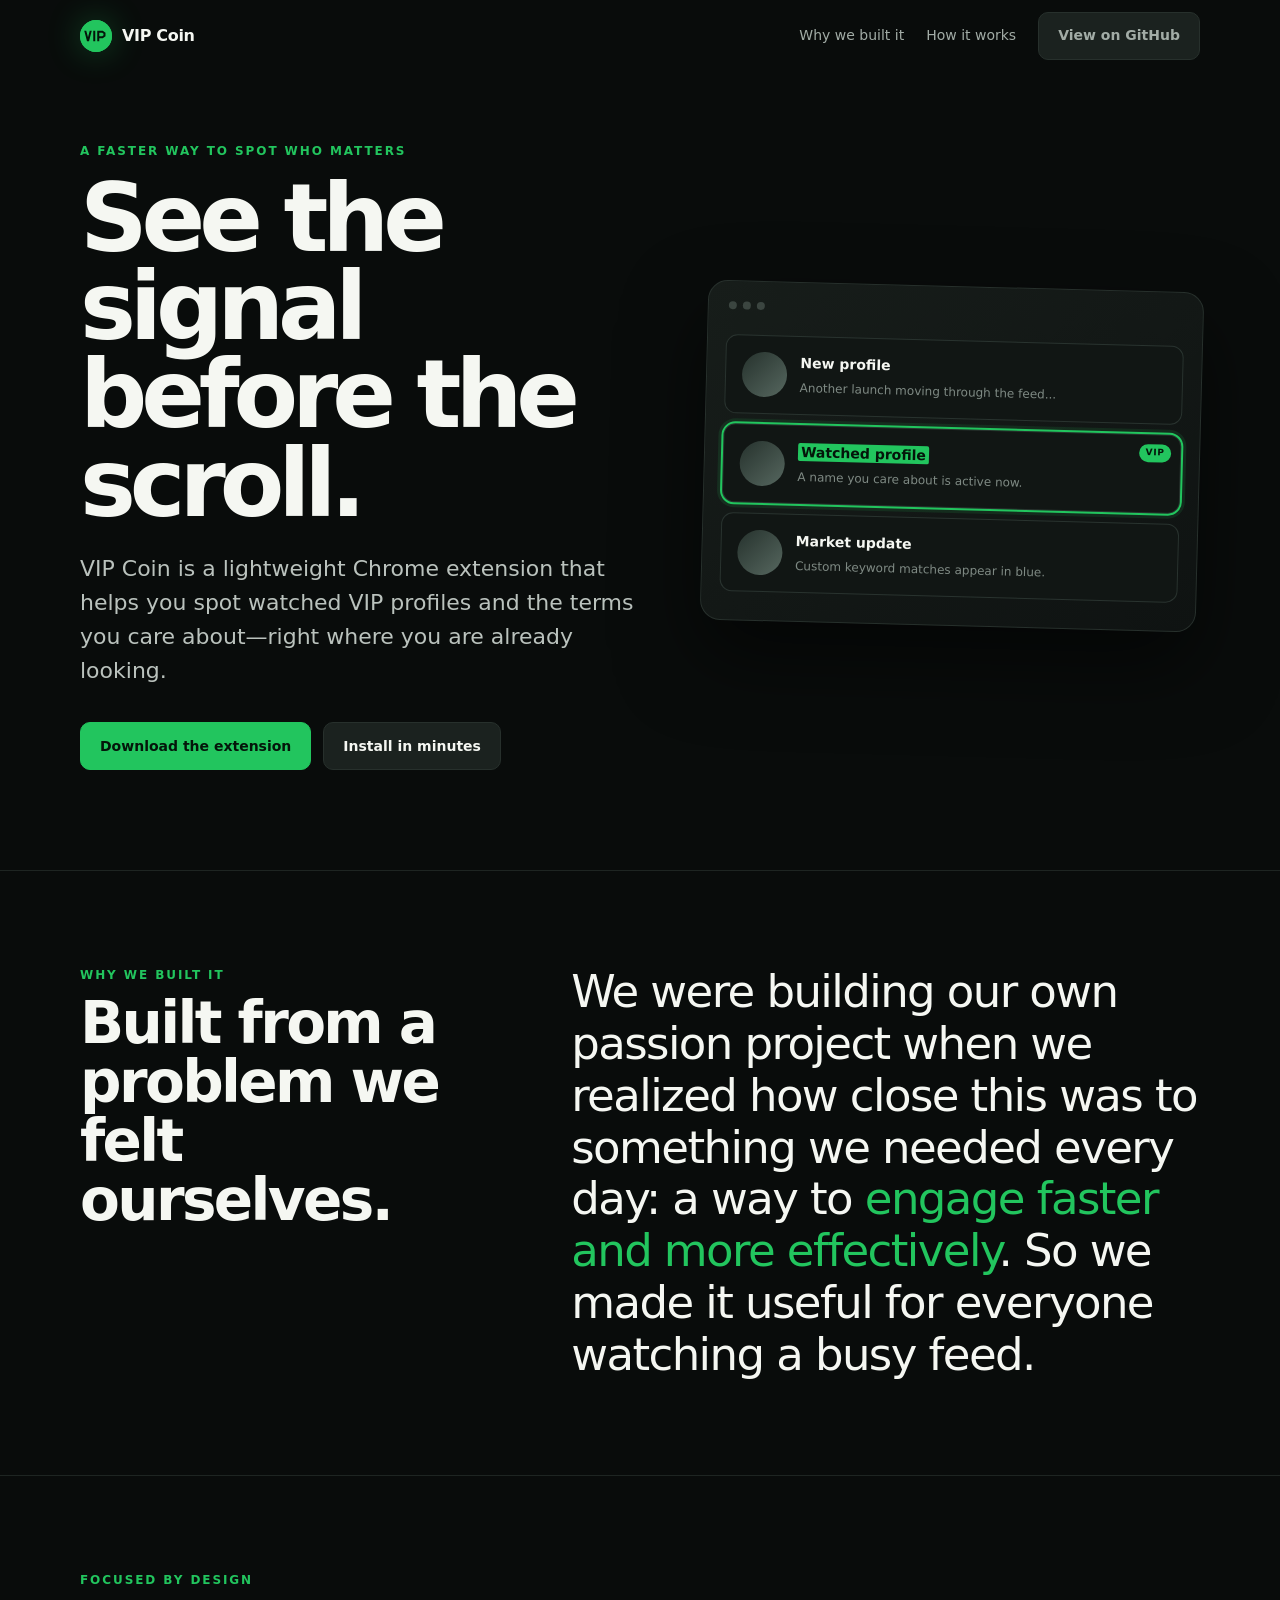
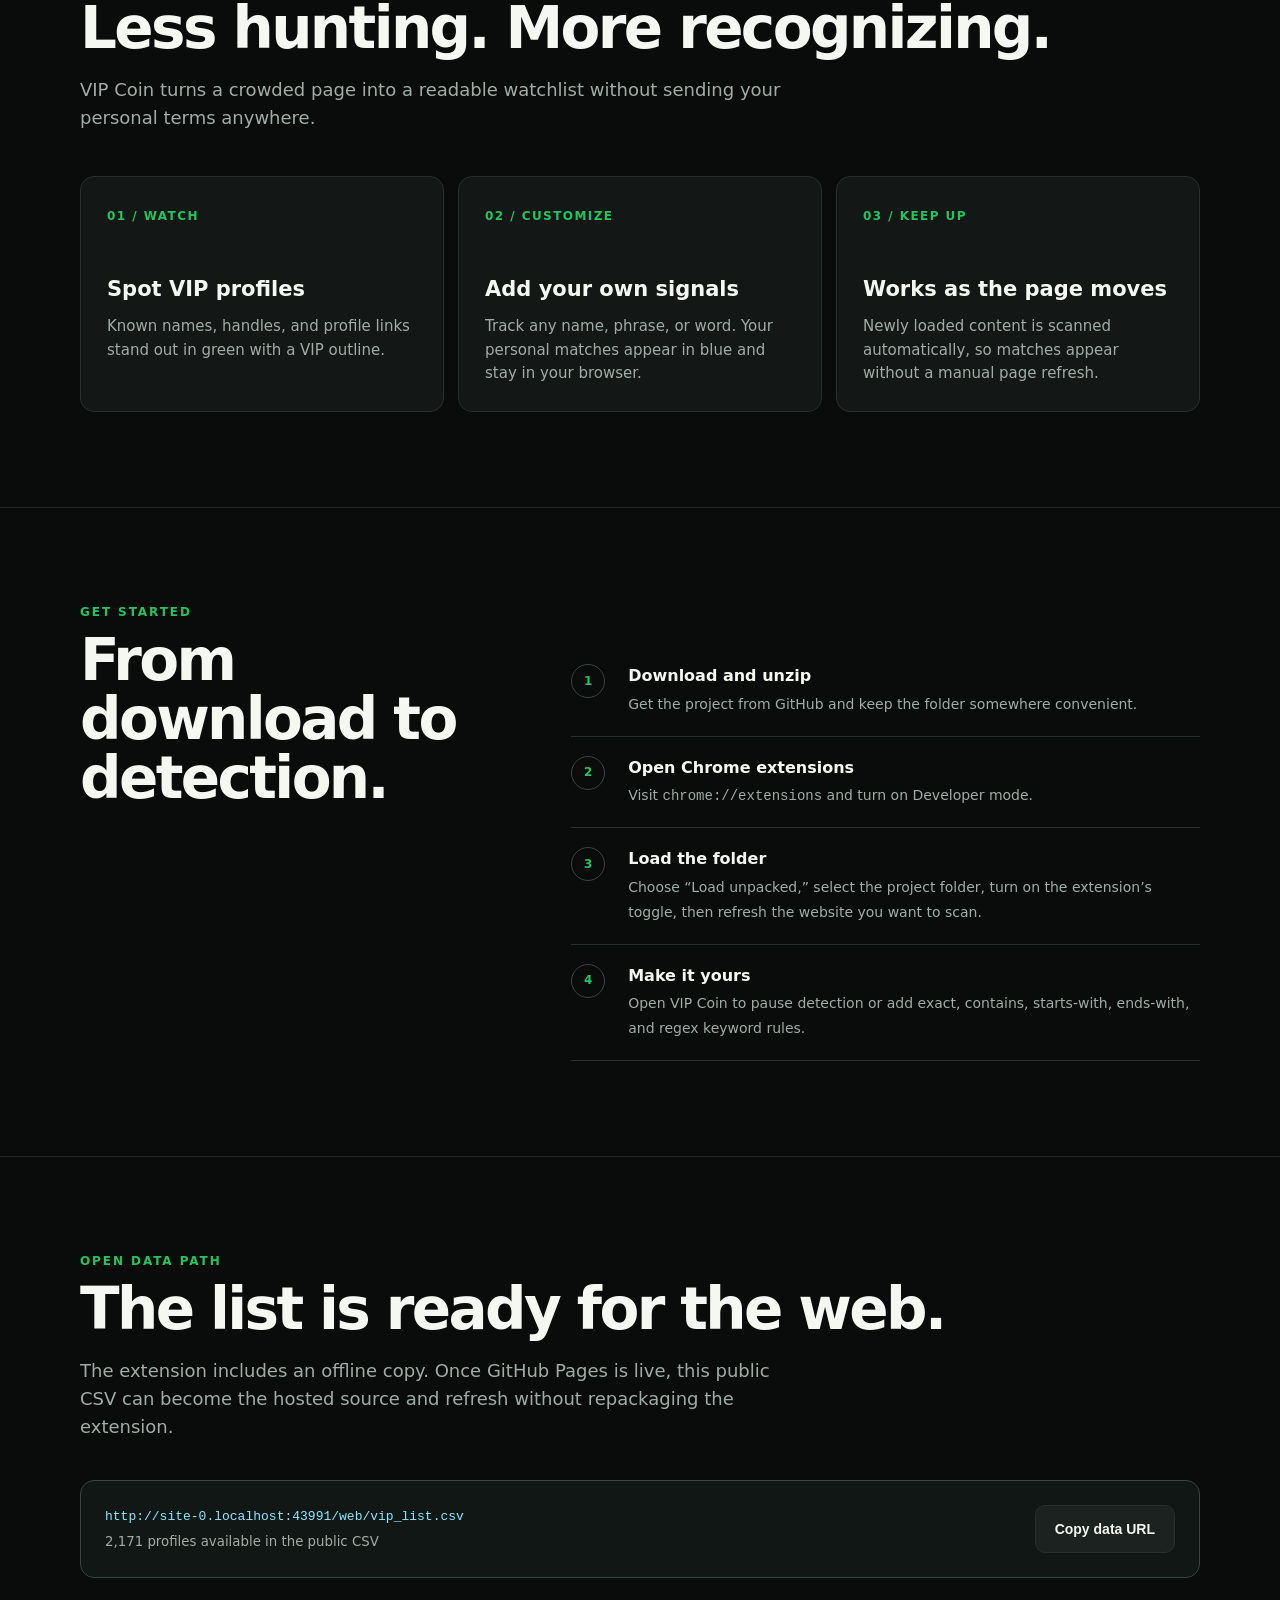
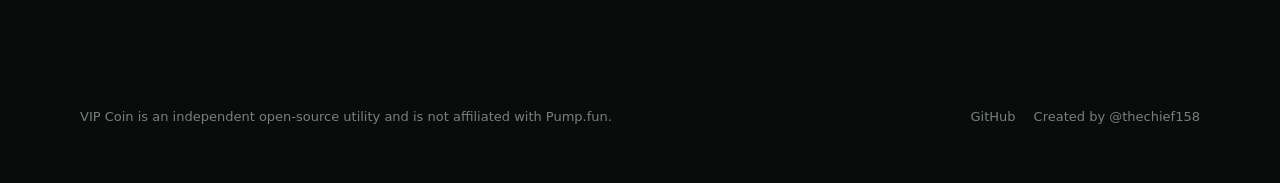
<file: index.html>
<!doctype html>
<html lang="en">
<head>
  <meta charset="utf-8">
  <meta name="viewport" content="width=device-width, initial-scale=1">
  <meta name="description" content="VIP Coin is a fast, private Chrome extension that helps you spot VIP profiles and watch terms on any website you care about.">
  <meta name="theme-color" content="#090c0b">
  <link rel="icon" type="image/svg+xml" href="icons/vip.svg">
  <link rel="icon" type="image/png" sizes="32x32" href="icons/vip-32.png">
  <link rel="apple-touch-icon" sizes="180x180" href="icons/vip-180.png">
  <title>VIP Coin — See the signal faster</title>
  <style>
    :root {
      color-scheme: dark;
      --ink: #f5f7f2;
      --muted: #a2aca6;
      --line: #27302c;
      --panel: #131816;
      --green: #22c55e;
      --blue: #8ce8ff;
      font-family: Inter, ui-sans-serif, system-ui, -apple-system, BlinkMacSystemFont, "Segoe UI", sans-serif;
    }
    * { box-sizing: border-box; }
    html { scroll-behavior: smooth; }
    body { margin: 0; background: #090c0b; color: var(--ink); line-height: 1.55; }
    a { color: inherit; }
    .wrap { width: min(1120px, calc(100% - 40px)); margin-inline: auto; }
    nav { display: flex; align-items: center; justify-content: space-between; min-height: 72px; }
    .brand { display: flex; gap: 10px; align-items: center; font-weight: 850; text-decoration: none; letter-spacing: -.02em; }
    .coin { display: grid; width: 32px; height: 32px; place-items: center; border-radius: 50%; background: var(--green); color: #04150a; box-shadow: 0 0 34px #22c55e55; }
    .nav-links { display: flex; gap: 22px; align-items: center; color: var(--muted); font-size: 14px; }
    .nav-links a { text-decoration: none; }
    .nav-links a:hover { color: var(--ink); }
    .hero { display: grid; grid-template-columns: 1.06fr .94fr; gap: 64px; align-items: center; min-height: 690px; padding: 70px 0 100px; }
    .eyebrow { color: var(--green); font-size: 12px; font-weight: 850; letter-spacing: .16em; text-transform: uppercase; }
    h1 { max-width: 750px; margin: 14px 0 24px; font-size: clamp(50px, 7.5vw, 94px); line-height: .94; letter-spacing: -.065em; }
    .lede { max-width: 650px; margin: 0; color: #bac2bd; font-size: clamp(18px, 2vw, 22px); }
    .actions { display: flex; flex-wrap: wrap; gap: 12px; margin-top: 34px; }
    .button { display: inline-flex; min-height: 48px; align-items: center; justify-content: center; padding: 0 19px; border: 1px solid var(--line); border-radius: 10px; background: #1b221f; font-size: 14px; font-weight: 800; text-decoration: none; transition: transform .18s, border-color .18s; }
    .button:hover { transform: translateY(-2px); border-color: #59645f; }
    .button.primary { border-color: var(--green); background: var(--green); color: #04150a; }
    .mockup { position: relative; border: 1px solid var(--line); border-radius: 20px; background: linear-gradient(145deg, #171d1a, #0f1312); padding: 18px; box-shadow: 0 35px 80px #0008; transform: rotate(1.5deg); }
    .browser-bar { display: flex; gap: 6px; padding: 2px 2px 15px; }
    .browser-bar i { width: 8px; height: 8px; border-radius: 50%; background: #3b4540; }
    .post { position: relative; display: grid; grid-template-columns: 45px 1fr; gap: 13px; margin: 10px 0; padding: 16px; border: 1px solid #29332f; border-radius: 12px; background: #111614; }
    .post.match { outline: 2px solid var(--green); box-shadow: 0 0 0 5px #22c55e1f; }
    .avatar { width: 45px; height: 45px; border-radius: 50%; background: linear-gradient(135deg, #26322d, #56675f); }
    .post strong { display: block; font-size: 14px; }
    .post p { margin: 4px 0 0; color: #7f8a84; font-size: 12px; }
    mark { border-radius: 2px; background: var(--green); color: #04150a; padding: 1px 3px; }
    .tag { position: absolute; top: 9px; right: 9px; border-radius: 999px; background: var(--green); color: #04150a; padding: 2px 7px; font-size: 9px; font-weight: 900; letter-spacing: .07em; }
    section { padding: 95px 0; border-top: 1px solid #1e2522; }
    h2 { margin: 9px 0 18px; font-size: clamp(34px, 5vw, 58px); line-height: 1.02; letter-spacing: -.045em; }
    .section-copy { max-width: 710px; margin: 0; color: var(--muted); font-size: 18px; }
    .grid { display: grid; grid-template-columns: repeat(3, 1fr); gap: 14px; margin-top: 44px; }
    .card { min-height: 230px; padding: 26px; border: 1px solid var(--line); border-radius: 14px; background: var(--panel); }
    .card .number { color: var(--green); font-size: 12px; font-weight: 850; letter-spacing: .12em; }
    .card h3 { margin: 45px 0 10px; font-size: 21px; }
    .card p { margin: 0; color: var(--muted); font-size: 15px; }
    .story { display: grid; grid-template-columns: .8fr 1.2fr; gap: 72px; align-items: start; }
    .quote { margin: 0; font-size: clamp(27px, 4vw, 45px); line-height: 1.15; letter-spacing: -.035em; }
    .quote span { color: var(--green); }
    .steps { margin: 42px 0 0; padding: 0; list-style: none; counter-reset: step; }
    .steps li { counter-increment: step; display: grid; grid-template-columns: 42px 1fr; gap: 15px; padding: 19px 0; border-bottom: 1px solid var(--line); }
    .steps li::before { content: counter(step); display: grid; width: 32px; height: 32px; place-items: center; border: 1px solid #3a443f; border-radius: 50%; color: var(--green); font-size: 12px; font-weight: 900; }
    .steps strong { display: block; margin-bottom: 3px; }
    .steps span { color: var(--muted); font-size: 14px; }
    .data-box { display: grid; grid-template-columns: 1fr auto; gap: 20px; align-items: center; margin-top: 40px; padding: 24px; border: 1px solid #39453f; border-radius: 14px; background: #111714; }
    .data-box code { display: block; overflow-wrap: anywhere; color: var(--blue); font-size: 13px; }
    .data-box small { display: block; margin-top: 5px; color: var(--muted); }
    button.button { color: var(--ink); cursor: pointer; }
    footer { display: flex; justify-content: space-between; gap: 24px; padding: 34px 0 55px; color: #77817c; font-size: 13px; }
    footer p { margin: 0; }
    .footer-links { display: flex; flex-wrap: wrap; gap: 18px; }
    .footer-links a { text-decoration: none; }
    .footer-links a:hover { color: var(--ink); }
    @media (max-width: 780px) {
      .nav-links a:not(.button) { display: none; }
      .hero, .story { grid-template-columns: 1fr; gap: 45px; }
      .hero { min-height: auto; padding-top: 65px; }
      .mockup { transform: none; }
      .grid { grid-template-columns: 1fr; }
      .card { min-height: 190px; }
      .data-box { grid-template-columns: 1fr; }
      footer { flex-direction: column; }
    }
  </style>
</head>
<body>
  <header class="wrap">
    <nav aria-label="Main navigation">
      <a class="brand" href="#top"><img class="coin" src="icons/vip.svg" alt="VIP" width="32" height="32">VIP Coin</a>
      <div class="nav-links">
        <a href="#why">Why we built it</a>
        <a href="#how">How it works</a>
        <a class="button" href="https://github.com/pluginu/vipcoin">View on GitHub</a>
      </div>
    </nav>
  </header>

  <main id="top">
    <div class="hero wrap">
      <div>
        <div class="eyebrow">A faster way to spot who matters</div>
        <h1>See the signal before the scroll.</h1>
        <p class="lede">VIP Coin is a lightweight Chrome extension that helps you spot watched VIP profiles and the terms you care about—right where you are already looking.</p>
        <div class="actions">
          <a class="button primary" href="https://github.com/pluginu/vipcoin/archive/refs/heads/main.zip">Download the extension</a>
          <a class="button" href="#how">Install in minutes</a>
        </div>
      </div>
      <div class="mockup" aria-label="Preview of a watched VIP profile">
        <div class="browser-bar"><i></i><i></i><i></i></div>
        <div class="post">
          <div class="avatar"></div><div><strong>New profile</strong><p>Another launch moving through the feed...</p></div>
        </div>
        <div class="post match">
          <span class="tag">VIP</span><div class="avatar"></div><div><strong><mark>Watched profile</mark></strong><p>A name you care about is active now.</p></div>
        </div>
        <div class="post">
          <div class="avatar"></div><div><strong>Market update</strong><p>Custom keyword matches appear in blue.</p></div>
        </div>
      </div>
    </div>

    <section id="why">
      <div class="wrap story">
        <div><div class="eyebrow">Why we built it</div><h2>Built from a problem we felt ourselves.</h2></div>
        <p class="quote">We were building our own passion project when we realized how close this was to something we needed every day: a way to <span>engage faster and more effectively</span>. So we made it useful for everyone watching a busy feed.</p>
      </div>
    </section>

    <section>
      <div class="wrap">
        <div class="eyebrow">Focused by design</div>
        <h2>Less hunting. More recognizing.</h2>
        <p class="section-copy">VIP Coin turns a crowded page into a readable watchlist without sending your personal terms anywhere.</p>
        <div class="grid">
          <article class="card"><span class="number">01 / WATCH</span><h3>Spot VIP profiles</h3><p>Known names, handles, and profile links stand out in green with a VIP outline.</p></article>
          <article class="card"><span class="number">02 / CUSTOMIZE</span><h3>Add your own signals</h3><p>Track any name, phrase, or word. Your personal matches appear in blue and stay in your browser.</p></article>
          <article class="card"><span class="number">03 / KEEP UP</span><h3>Works as the page moves</h3><p>Newly loaded content is scanned automatically, so matches appear without a manual page refresh.</p></article>
        </div>
      </div>
    </section>

    <section id="how">
      <div class="wrap story">
        <div><div class="eyebrow">Get started</div><h2>From download to detection.</h2></div>
        <div>
          <ol class="steps">
            <li><div><strong>Download and unzip</strong><span>Get the project from GitHub and keep the folder somewhere convenient.</span></div></li>
            <li><div><strong>Open Chrome extensions</strong><span>Visit <code>chrome://extensions</code> and turn on Developer mode.</span></div></li>
            <li><div><strong>Load the folder</strong><span>Choose “Load unpacked,” select the project folder, turn on the extension’s toggle, then refresh the website you want to scan.</span></div></li>
            <li><div><strong>Make it yours</strong><span>Open VIP Coin to pause detection or add exact, contains, starts-with, ends-with, and regex keyword rules.</span></div></li>
          </ol>
        </div>
      </div>
    </section>

    <section id="data">
      <div class="wrap">
        <div class="eyebrow">Open data path</div>
        <h2>The list is ready for the web.</h2>
        <p class="section-copy">The extension includes an offline copy. Once GitHub Pages is live, this public CSV can become the hosted source and refresh without repackaging the extension.</p>
        <div class="data-box">
          <div><code id="data-url">https://pluginu.github.io/vipcoin/web/vip_list.csv</code><small id="data-status">Public CSV endpoint · checking availability…</small></div>
          <button class="button" id="copy-data-url" type="button">Copy data URL</button>
        </div>
      </div>
    </section>
  </main>

  <footer class="wrap">
    <p>VIP Coin is an independent open-source utility and is not affiliated with Pump.fun.</p>
    <div class="footer-links">
      <a href="https://github.com/pluginu/vipcoin" target="_blank" rel="noopener noreferrer">GitHub</a>
      <a href="https://x.com/thechief158" target="_blank" rel="noopener noreferrer">Created by @thechief158</a>
    </div>
  </footer>
  <script>
    const dataUrl = new URL('web/vip_list.csv', location.href).href;
    const dataUrlElement = document.getElementById('data-url');
    const dataStatus = document.getElementById('data-status');
    const copyButton = document.getElementById('copy-data-url');
    dataUrlElement.textContent = dataUrl;

    fetch(dataUrl, { cache: 'no-store' })
      .then(response => {
        if (!response.ok) throw new Error();
        return response.text();
      })
      .then(csv => {
        const profiles = Math.max(0, csv.trim().split(/\r?\n/).length - 1);
        dataStatus.textContent = `${profiles.toLocaleString()} profiles available in the public CSV`;
      })
      .catch(() => { dataStatus.textContent = 'Public CSV endpoint · available when this site is published'; });

    copyButton.addEventListener('click', async () => {
      try {
        await navigator.clipboard.writeText(dataUrl);
        copyButton.textContent = 'Copied';
        setTimeout(() => { copyButton.textContent = 'Copy data URL'; }, 1800);
      } catch {
        location.href = dataUrl;
      }
    });
  </script>
</body>
</html>
</file>
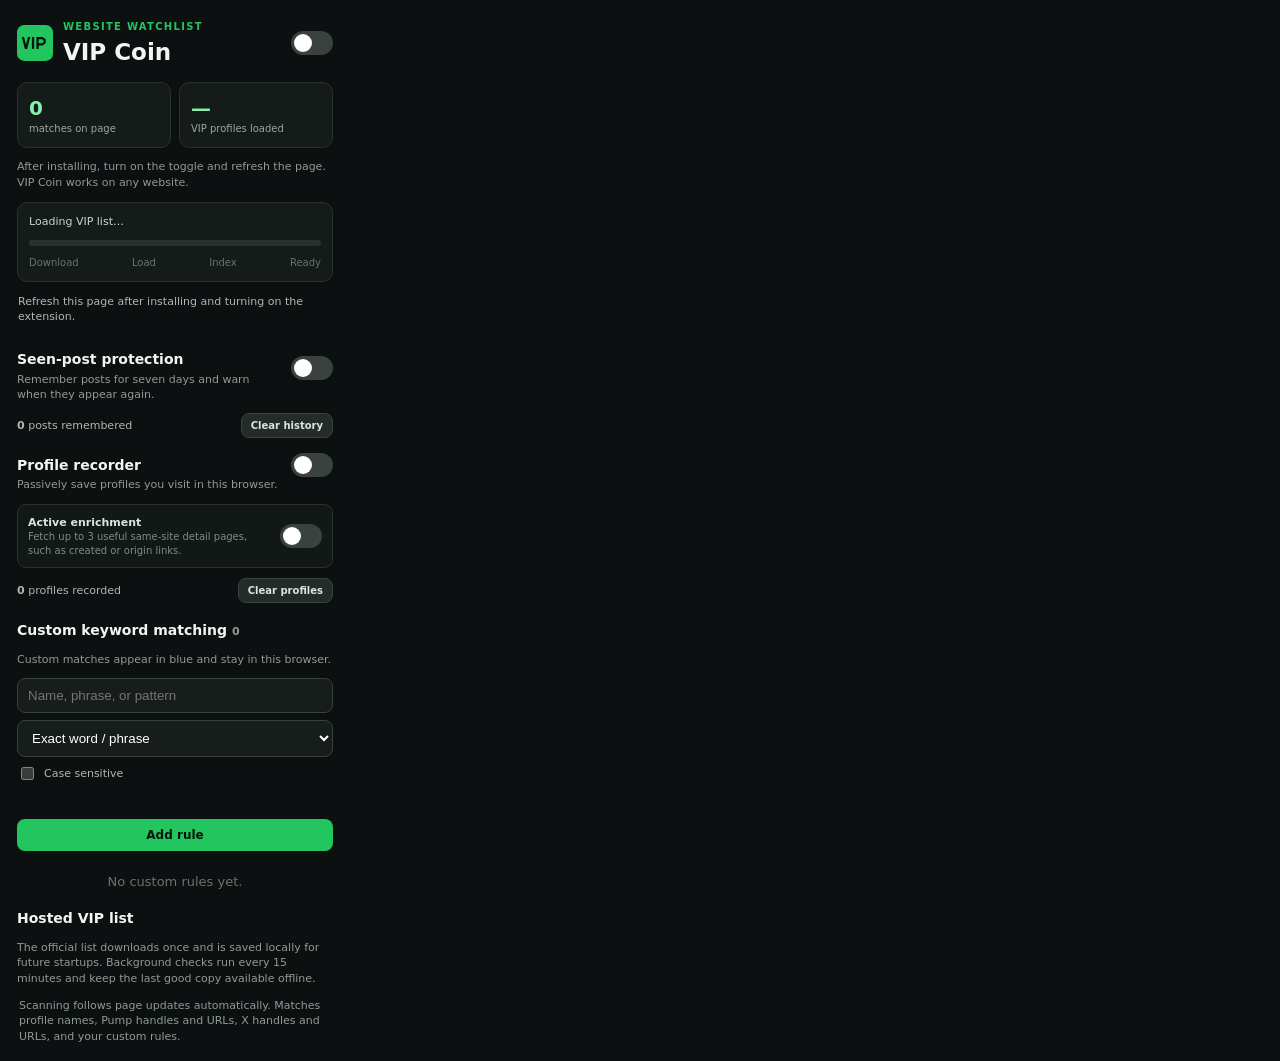
<file: popup.html>
<!doctype html>
<html lang="en">
<head>
  <meta charset="utf-8">
  <meta name="viewport" content="width=device-width,initial-scale=1">
  <title>VIP Coin</title>
  <link rel="stylesheet" href="popup.css">
</head>
<body>
  <header>
    <div class="popup-brand"><img src="icons/vip.svg" alt="VIP" width="36" height="36"><div><span class="eyebrow">WEBSITE WATCHLIST</span><h1>VIP Coin</h1></div></div>
    <label class="toggle"><input id="enabled" type="checkbox" aria-label="Enable VIP Coin on all websites"><span></span></label>
  </header>

  <section class="status-card">
    <div><strong id="matches">0</strong><span>matches on page</span></div>
    <div><strong id="vip-count">—</strong><span>VIP profiles loaded</span></div>
  </section>
  <p class="hint">After installing, turn on the toggle and refresh the page. VIP Coin works on any website.</p>
  <section class="load-progress" aria-label="VIP list progress">
    <div class="progress-heading"><strong id="progress-label" role="status">Loading VIP list…</strong><span id="progress-value"></span></div>
    <progress id="load-progress" max="100" aria-label="VIP list loading progress"></progress>
    <ol class="progress-steps"><li data-step="downloading">Download</li><li data-step="loading">Load</li><li data-step="indexing">Index</li><li data-step="ready">Ready</li></ol>
  </section>
  <p id="status" role="status">Refresh this page after installing and turning on the extension.</p>

  <section class="seen-settings">
    <div class="setting-heading"><div><h2>Seen-post protection</h2><p class="hint">Remember posts for seven days and warn when they appear again.</p></div><label class="toggle"><input id="track-seen-posts" type="checkbox" aria-label="Track posts seen during the last seven days"><span></span></label></div>
    <div class="seen-summary"><span><strong id="seen-count">0</strong> posts remembered</span><button id="clear-seen" type="button" class="secondary">Clear history</button></div>
  </section>

  <section class="profile-settings">
    <div class="setting-heading"><div><h2>Profile recorder</h2><p class="hint">Passively save profiles you visit in this browser.</p></div><label class="toggle"><input id="record-profiles" type="checkbox" aria-label="Passively record visited profiles"><span></span></label></div>
    <label class="sub-setting"><span><strong>Active enrichment</strong><small>Fetch up to 3 useful same-site detail pages, such as created or origin links.</small></span><span class="toggle"><input id="enrich-profiles" type="checkbox" aria-label="Actively enrich recorded profiles"><span></span></span></label>
    <div class="seen-summary"><span><strong id="profile-count">0</strong> profiles recorded</span><button id="clear-profiles" type="button" class="secondary">Clear profiles</button></div>
  </section>

  <section>
    <h2>Custom keyword matching <span id="rule-count">0</span></h2>
    <p class="hint">Custom matches appear in blue and stay in this browser.</p>
    <form id="rule-form">
      <input id="term" maxlength="500" autocomplete="off" required placeholder="Name, phrase, or pattern" aria-label="Keyword or expression">
      <select id="mode" aria-label="Match type">
        <option value="exact">Exact word / phrase</option>
        <option value="contains">Contains</option>
        <option value="starts">Starts with</option>
        <option value="ends">Ends with</option>
        <option value="regex">Regular expression</option>
      </select>
      <label class="case"><input id="case-sensitive" type="checkbox"> Case sensitive</label>
      <p id="match-hint" class="hint"></p>
      <p id="rule-error" role="alert"></p>
      <button type="submit">Add rule</button>
    </form>
    <ul id="rules"></ul>
    <p id="empty" class="empty">No custom rules yet.</p>
  </section>

  <section>
    <h2>Hosted VIP list</h2>
    <p class="hint">The official list downloads once and is saved locally for future startups. Background checks run every 15 minutes and keep the last good copy available offline.</p>
  </section>
  <p class="footnote">Scanning follows page updates automatically. Matches profile names, Pump handles and URLs, X handles and URLs, and your custom rules.</p>
  <script src="popup.js"></script>
</body>
</html>
</file>
<file: popup.css>
:root{color-scheme:dark;font:13px/1.4 Inter,ui-sans-serif,system-ui,sans-serif}
*{box-sizing:border-box}
body{width:350px;margin:0;padding:17px;background:#0c1010;color:#f2f5f1}
header{display:flex;justify-content:space-between;align-items:center;margin-bottom:14px}
.eyebrow{color:#22c55e;font-size:10px;font-weight:800;letter-spacing:.13em}
h1{margin:1px 0 0;font-size:23px}
h2{margin:18px 0 2px;font-size:14px}
.hint,.footnote{color:#8f9b97;font-size:11px}
.status-card{display:grid;grid-template-columns:1fr 1fr;gap:8px}
.status-card div{display:flex;flex-direction:column;padding:11px;border:1px solid #29322f;border-radius:10px;background:#151b19}
.status-card strong{font-size:20px;color:#86efac}
.status-card span{font-size:10px;color:#9ba7a3}
#status{min-height:18px;margin:8px 1px;color:#aeb8b4;font-size:11px}
.toggle input{position:absolute;opacity:0}
.toggle span{display:block;width:42px;height:24px;padding:3px;border-radius:999px;background:#39423f;cursor:pointer}
.toggle span::after{content:"";display:block;width:18px;height:18px;border-radius:50%;background:white;transition:.18s}
.toggle input:checked+span{background:#22c55e}
.toggle input:checked+span::after{transform:translateX(18px)}
form{display:grid;gap:7px;margin:10px 0}
input,select{min-width:0;width:100%;padding:9px 10px;border:1px solid #37413e;border-radius:8px;background:#171d1b;color:white;outline:none}
input:focus,select:focus{border-color:#22c55e}
button{border:0;border-radius:8px;padding:9px 12px;background:#22c55e;color:#04150a;font:700 12px system-ui;cursor:pointer;text-align:center}
.secondary{background:#242c29;color:#dce3df;border:1px solid #39433f}
ul{display:flex;flex-direction:column;gap:6px;max-height:180px;overflow:auto;margin:0;padding:0;list-style:none}
li{display:grid;grid-template-columns:18px 1fr auto;gap:8px;align-items:center;padding:7px 9px;border-radius:7px;background:#161d1b;color:#cfeef5}
li input{width:auto}
li span{min-width:0;display:flex;flex-direction:column}
li strong{overflow:hidden;text-overflow:ellipsis;white-space:nowrap}
li small{color:#82908b}
li button{padding:2px 6px;background:transparent;color:#8d9995;font-size:17px}
.case{display:flex;align-items:center;gap:7px;color:#aeb8b4;font-size:11px}
.case input{width:auto}
.empty{margin:12px 0;color:#68736f;text-align:center}
.footnote{margin:12px 2px 0}
#rule-error{min-height:0;margin:0;color:#ff8f8f;font-size:11px}
#rule-error:empty{display:none}
#rule-count{color:#8f9b97;font-size:11px}
.setting-heading{display:flex;align-items:center;justify-content:space-between;gap:12px}
.setting-heading h2{margin-bottom:2px}
.setting-heading .hint{margin:0}
.seen-summary{display:flex;align-items:center;justify-content:space-between;gap:10px;margin-top:10px;color:#aeb8b4;font-size:11px}
.seen-summary button{padding:6px 9px;font-size:10px}
.sub-setting{display:flex;align-items:center;justify-content:space-between;gap:12px;margin-top:11px;padding:10px;border:1px solid #29322f;border-radius:9px;background:#121816}
.sub-setting>span:first-child{display:flex;min-width:0;flex-direction:column}
.sub-setting strong{font-size:11px;color:#dce3df}
.sub-setting small{max-width:225px;color:#7f8c87;font-size:10px;line-height:1.35}
.sub-setting .toggle{flex-shrink:0}
.sub-setting.disabled{opacity:.5}

.popup-brand{display:flex;align-items:center;gap:10px}
.popup-brand img{display:block;flex-shrink:0}

.load-progress{margin:12px 0;padding:11px;border:1px solid #29322f;border-radius:10px;background:#151b19}
.progress-heading{display:flex;justify-content:space-between;align-items:center;gap:8px;font-size:11px}
#progress-label{font-weight:500;color:#cbd5d0}
#progress-value{color:#86efac;white-space:nowrap;font-size:10px}
#load-progress{display:block;width:100%;height:6px;margin:10px 0;accent-color:#22c55e;border:0;border-radius:99px;overflow:hidden;background:#29322f}
#load-progress::-webkit-progress-bar{background:#29322f;border-radius:99px}
#load-progress::-webkit-progress-value{background:#22c55e;border-radius:99px;transition:width .15s}
.progress-steps{display:flex;justify-content:space-between;list-style:none;padding:0;margin:0}
.progress-steps li{display:block;padding:0;background:none;font-size:10px;color:#68736f}
.progress-steps li.active{color:#86efac}
.progress-steps li.complete{color:#b4c4bc}
.load-progress.failed #progress-label{color:#ff8f8f}
</file>
